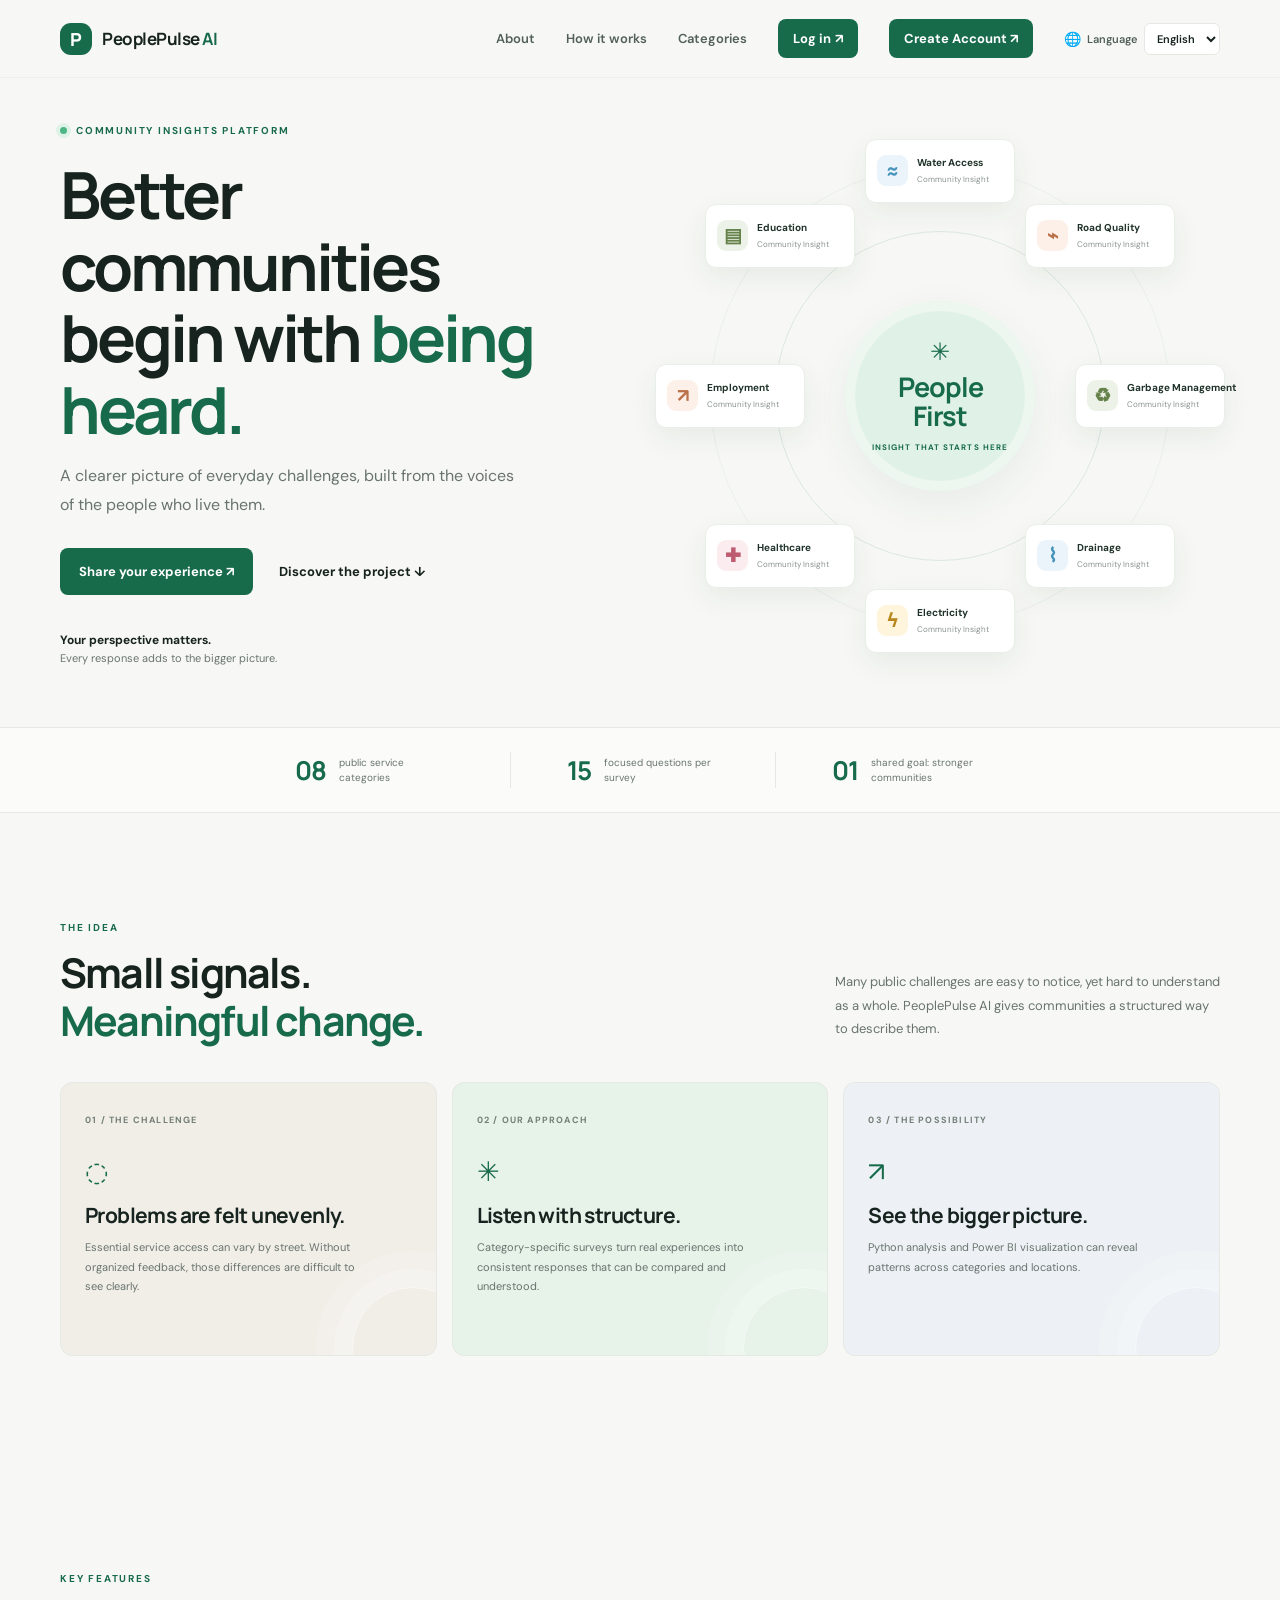
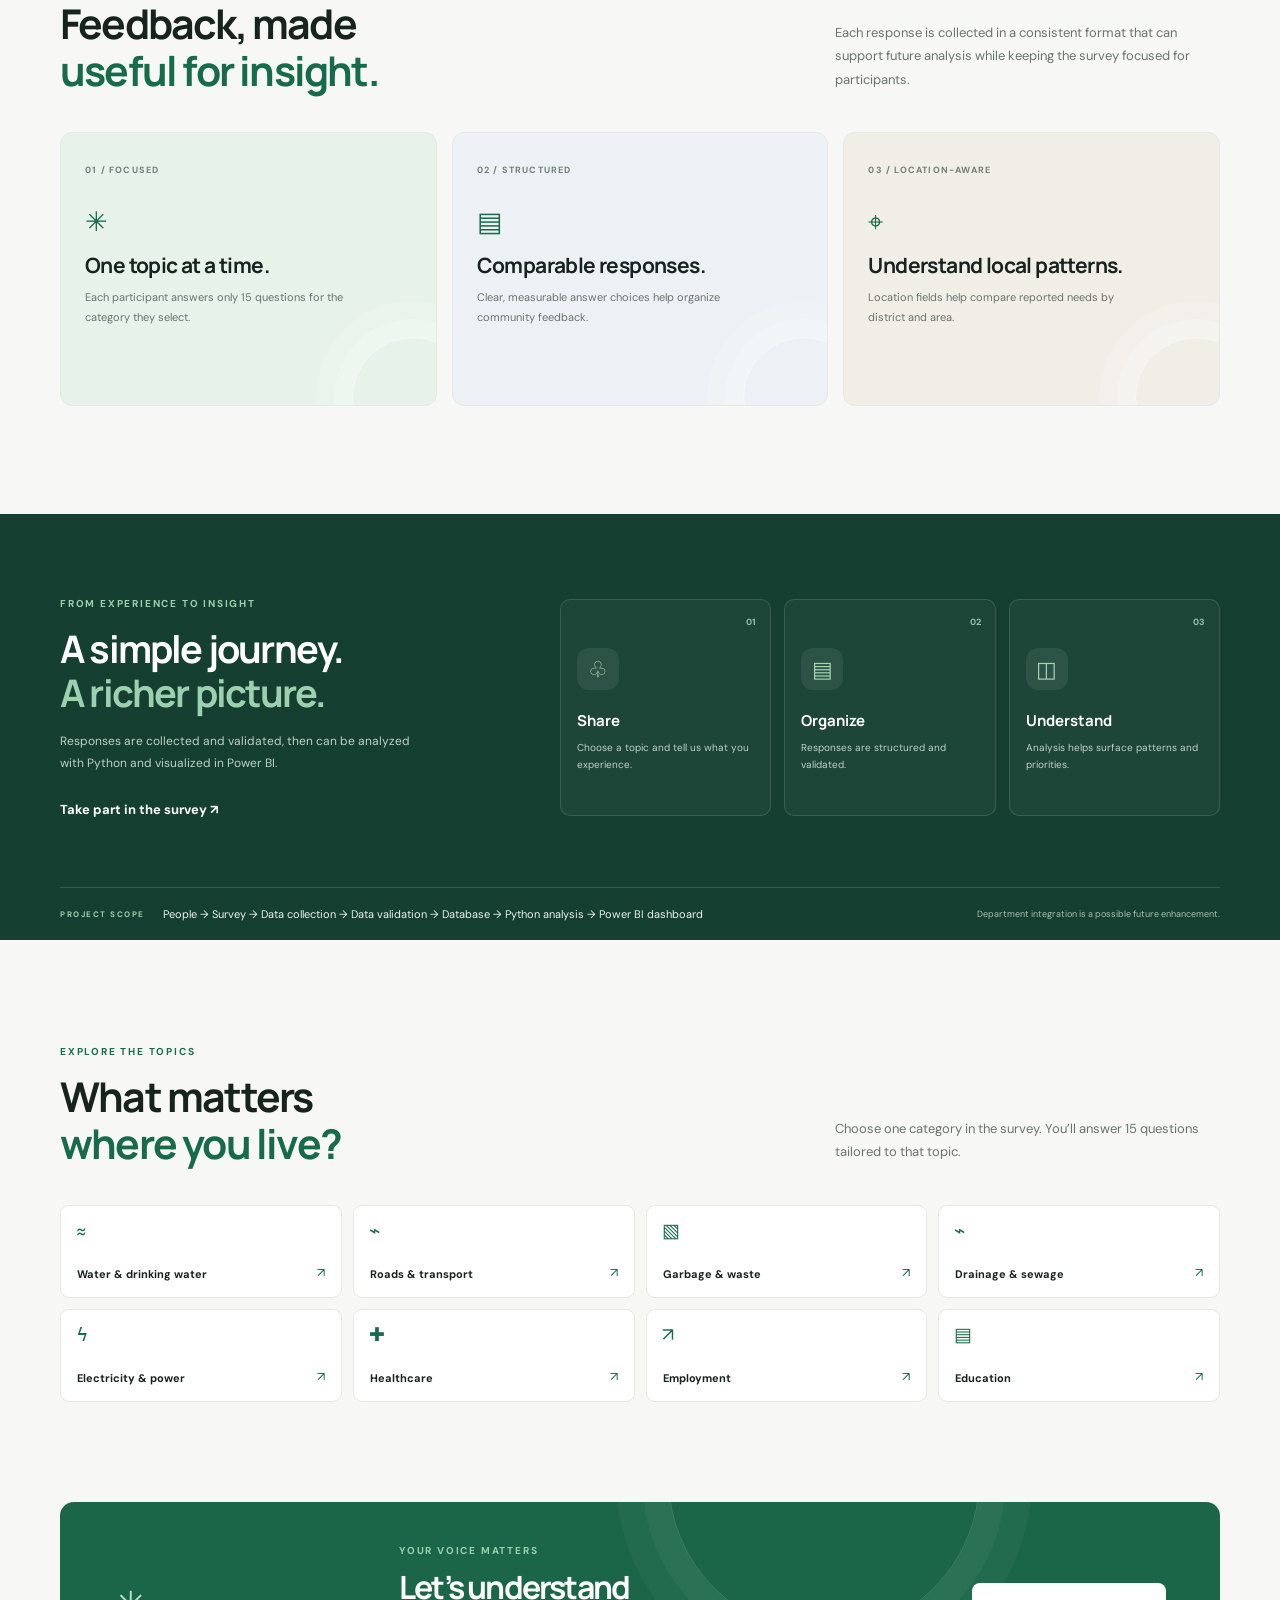
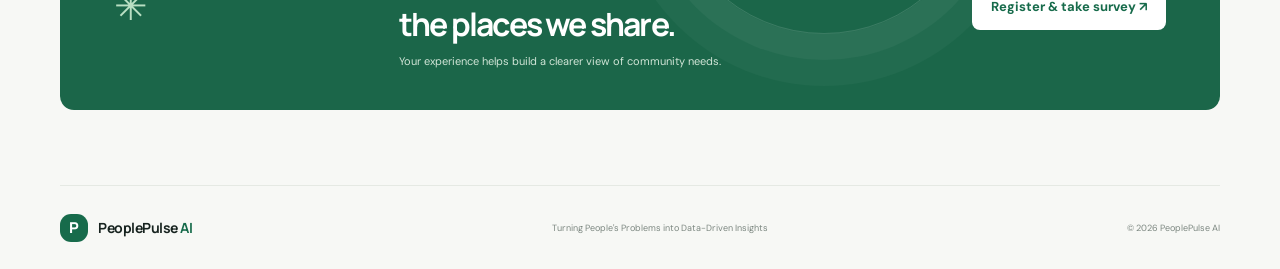
<file: PeoplePulse-AI/index.html>
﻿<!doctype html>
<html lang="en"><head><meta charset="utf-8"><meta name="viewport" content="width=device-width,initial-scale=1"><title>PeoplePulse AI — Community insights, powered by people</title><link rel="stylesheet" href="css/style.css"></head><body>
<header class="site-header"><a class="brand" href="index.html"><span class="brand-mark">P</span><span>PeoplePulse <b>AI</b></span></a><nav><a href="#about">About</a><a href="#process">How it works</a><a href="#categories">Categories</a><a class="button button-small nav-login" href="login.html">Log in <span>↗</span></a><a class="button button-small" href="register.html">Create Account ↗</a></nav><button class="menu-toggle" aria-label="Toggle menu">☰</button></header>
<main><section class="hero wrap"><div class="hero-copy"><div class="eyebrow"><span class="pulse-dot"></span> COMMUNITY INSIGHTS PLATFORM</div><h1>Better communities<br>begin with <em>being heard.</em></h1><p class="lead">A clearer picture of everyday challenges, built from the voices of the people who live them.</p><div class="hero-actions"><a class="button" href="register.html">Share your experience ↗</a><a class="text-link" href="#about">Discover the project ↓</a></div><div class="trust-note"><span><strong>Your perspective matters.</strong><br>Every response adds to the bigger picture.</span></div></div><div class="hero-art" aria-label="People First community categories"><div class="art-orbit orbit-one"></div><div class="art-orbit orbit-two"></div><div class="art-center"><span aria-hidden="true">✳</span><strong>People<br>First</strong><small>INSIGHT THAT STARTS HERE</small></div><div class="orbit-categories">
<div class="orbit-card orbit-water"><span class="orbit-icon icon-water" aria-hidden="true">≈</span><div><b>Water Access</b><small>Community Insight</small></div></div>
<div class="orbit-card orbit-road"><span class="orbit-icon icon-road" aria-hidden="true">⌁</span><div><b>Road Quality</b><small>Community Insight</small></div></div>
<div class="orbit-card orbit-garbage"><span class="orbit-icon icon-garbage" aria-hidden="true">♻</span><div><b>Garbage Management</b><small>Community Insight</small></div></div>
<div class="orbit-card orbit-drainage"><span class="orbit-icon icon-drainage" aria-hidden="true">⌇</span><div><b>Drainage</b><small>Community Insight</small></div></div>
<div class="orbit-card orbit-electricity"><span class="orbit-icon icon-electricity" aria-hidden="true">ϟ</span><div><b>Electricity</b><small>Community Insight</small></div></div>
<div class="orbit-card orbit-health"><span class="orbit-icon icon-health" aria-hidden="true">✚</span><div><b>Healthcare</b><small>Community Insight</small></div></div>
<div class="orbit-card orbit-employment"><span class="orbit-icon icon-employment" aria-hidden="true">↗</span><div><b>Employment</b><small>Community Insight</small></div></div>
<div class="orbit-card orbit-education"><span class="orbit-icon icon-education" aria-hidden="true">▤</span><div><b>Education</b><small>Community Insight</small></div></div>
</div></div></section>
<div class="stats-strip"><div><b>08</b><span>public service categories</span></div><div><b>15</b><span>focused questions per survey</span></div><div><b>01</b><span>shared goal: stronger communities</span></div></div>
<section class="section wrap" id="about"><div class="section-heading"><div><div class="eyebrow">THE IDEA</div><h2>Small signals.<br><em>Meaningful change.</em></h2></div><p>Many public challenges are easy to notice, yet hard to understand as a whole. PeoplePulse AI gives communities a structured way to describe them.</p></div><div class="idea-grid"><article class="idea-card problem"><span class="card-index">01 / THE CHALLENGE</span><div class="idea-symbol">◌</div><h3>Problems are felt unevenly.</h3><p>Essential service access can vary by street. Without organized feedback, those differences are difficult to see clearly.</p></article><article class="idea-card solution"><span class="card-index">02 / OUR APPROACH</span><div class="idea-symbol">✳</div><h3>Listen with structure.</h3><p>Category-specific surveys turn real experiences into consistent responses that can be compared and understood.</p></article><article class="idea-card outcome"><span class="card-index">03 / THE POSSIBILITY</span><div class="idea-symbol">↗</div><h3>See the bigger picture.</h3><p>Python analysis and Power BI visualization can reveal patterns across categories and locations.</p></article></div></section>
<section class="section wrap" id="features"><div class="section-heading"><div><div class="eyebrow">KEY FEATURES</div><h2>Feedback, made<br><em>useful for insight.</em></h2></div><p>Each response is collected in a consistent format that can support future analysis while keeping the survey focused for participants.</p></div><div class="idea-grid"><article class="idea-card solution"><span class="card-index">01 / FOCUSED</span><div class="idea-symbol">✳</div><h3>One topic at a time.</h3><p>Each participant answers only 15 questions for the category they select.</p></article><article class="idea-card outcome"><span class="card-index">02 / STRUCTURED</span><div class="idea-symbol">▤</div><h3>Comparable responses.</h3><p>Clear, measurable answer choices help organize community feedback.</p></article><article class="idea-card problem"><span class="card-index">03 / LOCATION-AWARE</span><div class="idea-symbol">⌖</div><h3>Understand local patterns.</h3><p>Location fields help compare reported needs by district and area.</p></article></div></section><section class="process-band" id="process"><div class="wrap process-content"><div><div class="eyebrow light">FROM EXPERIENCE TO INSIGHT</div><h2>A simple journey.<br><em>A richer picture.</em></h2><p>Responses are collected and validated, then can be analyzed with Python and visualized in Power BI.</p><a class="text-link light-link" href="register.html">Take part in the survey ↗</a></div><div class="steps"><article><b>01</b><span class="step-icon">♧</span><h3>Share</h3><p>Choose a topic and tell us what you experience.</p></article><article><b>02</b><span class="step-icon">▤</span><h3>Organize</h3><p>Responses are structured and validated.</p></article><article><b>03</b><span class="step-icon">◫</span><h3>Understand</h3><p>Analysis helps surface patterns and priorities.</p></article></div></div><div class="scope-note wrap"><span>PROJECT SCOPE</span><p>People → Survey → Data collection → Data validation → Database → Python analysis → Power BI dashboard</p><small>Department integration is a possible future enhancement.</small></div></section>
<section class="section wrap categories" id="categories"><div class="section-heading"><div><div class="eyebrow">EXPLORE THE TOPICS</div><h2>What matters<br><em>where you live?</em></h2></div><p>Choose one category in the survey. You’ll answer 15 questions tailored to that topic.</p></div><div class="category-grid"><a href="category.html?category=water"><span>≈</span><b>Water & drinking water</b><i>↗</i></a><a href="category.html?category=roads"><span>⌁</span><b>Roads & transport</b><i>↗</i></a><a href="category.html?category=waste"><span>▧</span><b>Garbage & waste</b><i>↗</i></a><a href="category.html?category=drainage"><span>⌁</span><b>Drainage & sewage</b><i>↗</i></a><a href="category.html?category=electricity"><span>ϟ</span><b>Electricity & power</b><i>↗</i></a><a href="category.html?category=healthcare"><span>✚</span><b>Healthcare</b><i>↗</i></a><a href="category.html?category=employment"><span>↗</span><b>Employment</b><i>↗</i></a><a href="category.html?category=education"><span>▤</span><b>Education</b><i>↗</i></a></div></section>
<section class="voice-cta wrap">
    <div class="cta-spark">✳</div><div><div class="eyebrow light">YOUR VOICE MATTERS</div><h2>Let’s understand<br>the places we share.</h2><p>Your experience helps build a clearer view of community needs.</p></div><a class="button button-light" href="register.html">Register & take survey ↗</a></section></main><footer class="site-footer wrap"><a class="brand" href="index.html"><span class="brand-mark">P</span><span>PeoplePulse <b>AI</b></span></a><span>Turning People's Problems into Data-Driven Insights</span><div><span>© 2026 PeoplePulse AI</span></div></footer><script src="css/js/main.js"></script><script src="css/js/i18n.js"></script></body></html>
</file>
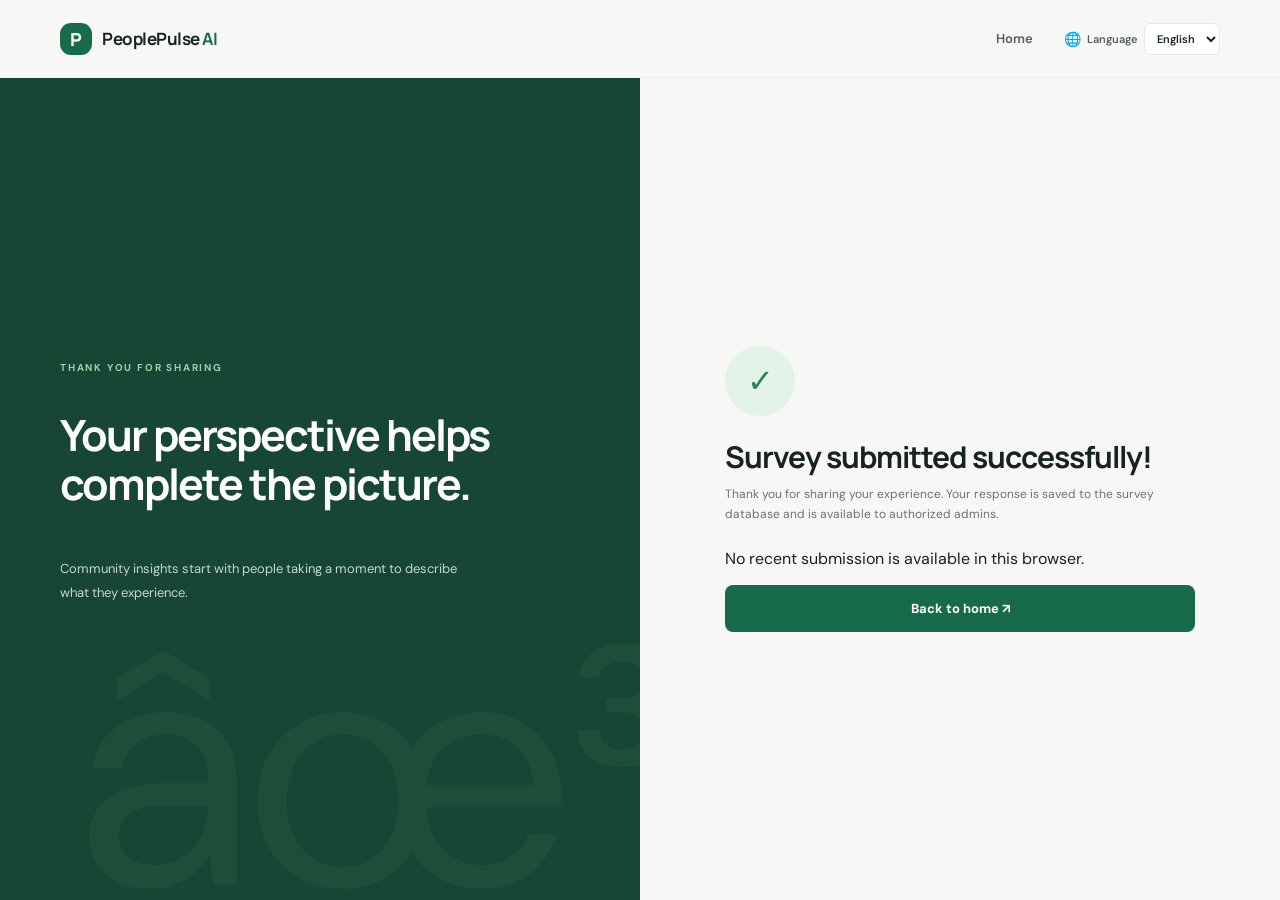
<file: PeoplePulse-AI/success.html>
<!doctype html><html lang="en"><head><meta charset="utf-8"><meta name="viewport" content="width=device-width,initial-scale=1"><title>Thank you — PeoplePulse AI</title><link rel="stylesheet" href="css/style.css"></head><body><header class="site-header"><a class="brand" href="index.html"><span class="brand-mark">P</span><span>PeoplePulse <b>AI</b></span></a><nav><a href="index.html">Home</a></nav><button class="menu-toggle" aria-label="Toggle menu">☰</button></header><main class="auth-shell"><aside class="auth-aside"><div class="eyebrow">THANK YOU FOR SHARING</div><h1>Your perspective helps complete the picture.</h1><p>Community insights start with people taking a moment to describe what they experience.</p></aside><section class="auth-main"><div class="form-card"><div class="success-mark">✓</div><h2>Survey submitted successfully!</h2><p class="muted">Thank you for sharing your experience. Your response is saved to the survey database and is available to authorized admins.</p><div id="successDetails"></div><a class="button wide" href="index.html">Back to home ↗</a></div></section></main><script src="css/js/main.js"></script>
    
    <script src="css/js/i18n.js"></script></body></html>
</file>
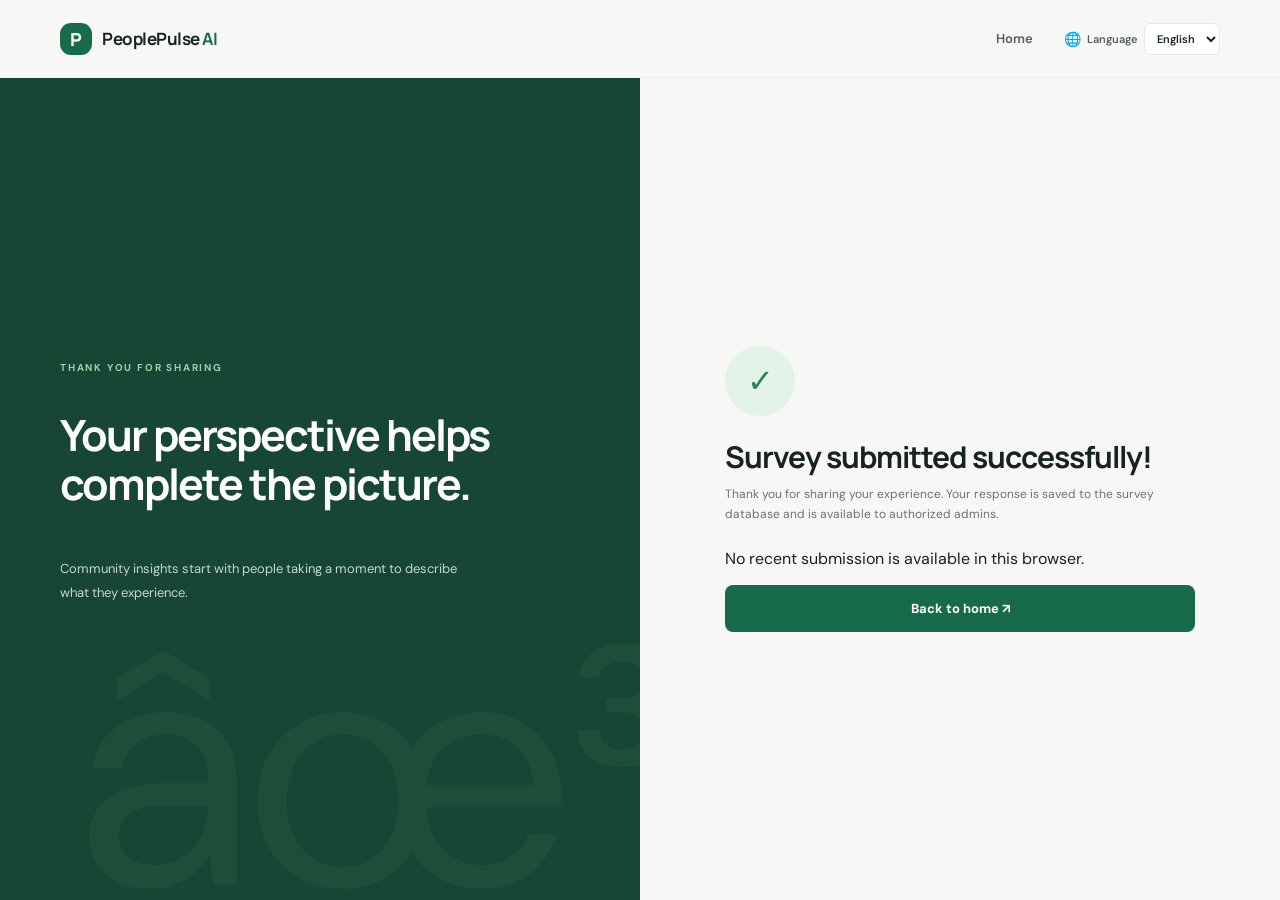
<file: PeoplePulse-AI/sucess.html>
<!doctype html><html lang="en"><head><meta charset="utf-8"><meta http-equiv="refresh" content="0;url=success.html"><title>Survey submitted</title></head><body><p>Opening your confirmation… <a href="success.html">Continue to success page</a>.</p></body></html>
</file>
<file: PeoplePulse-AI/css/style.css>
﻿@import url('https://fonts.googleapis.com/css2?family=DM+Sans:wght@400;500;600;700&family=Manrope:wght@400;500;600;700;800&display=swap');
:root{--ink:#17231f;--muted:#69746f;--green:#176b4b;--mint:#dff2e8;--paper:#f7f8f5;--line:#e5e9e3;--white:#fff;--orange:#eaa579;--shadow:0 20px 60px #183f2c10}*{box-sizing:border-box}html{scroll-behavior:smooth}body{margin:0;background:var(--paper);color:var(--ink);font-family:'DM Sans',sans-serif}a{color:inherit;text-decoration:none}button,input,select,textarea{font:inherit}.wrap{width:min(1160px,calc(100% - 48px));margin:auto}.site-header{height:78px;display:flex;align-items:center;justify-content:space-between;padding:0 max(24px,calc((100vw - 1160px)/2));background:#f7f8f5ed;position:sticky;top:0;z-index:20;border-bottom:1px solid #e5e9e380;backdrop-filter:blur(14px)}.brand{display:flex;align-items:center;gap:10px;font:700 17px Manrope,sans-serif;letter-spacing:-.5px}.brand b{color:var(--green)}.brand-mark{background:var(--green);color:white;width:32px;height:32px;border-radius:11px;display:grid;place-items:center;font:800 18px Manrope}.site-header nav{display:flex;align-items:center;gap:31px;font-size:13px;font-weight:600;color:#53605a}.site-header nav>a:hover,.site-footer a:hover{color:var(--green)}.button{display:inline-flex;align-items:center;justify-content:center;gap:22px;padding:15px 19px;border-radius:8px;background:var(--green);color:white;font-size:13px;font-weight:700;transition:.2s}.button:hover{background:#10583d;transform:translateY(-2px)}.button span{font-size:17px}.button-small{padding:11px 15px;gap:12px}.nav-login{margin-left:8px}.menu-toggle{display:none;border:0;background:none;font-size:22px}.hero{min-height:570px;display:grid;grid-template-columns:1fr 1fr;align-items:center;gap:40px;padding:46px 0 60px}.eyebrow{font-size:10px;letter-spacing:1.8px;font-weight:700;color:var(--green);display:flex;align-items:center;gap:9px}.pulse-dot{width:7px;height:7px;border-radius:50%;background:#4eb585;box-shadow:0 0 0 4px #dff2e8}.hero h1{font:700 clamp(42px,5.1vw,65px)/1.1 Manrope,sans-serif;letter-spacing:-3px;margin:22px 0 17px}.hero h1 em,h2 em{color:var(--green);font-style:normal}.lead{max-width:470px;font-size:16px;line-height:1.8;color:var(--muted)}.hero-actions{display:flex;align-items:center;gap:26px;margin:28px 0 36px}.text-link{font-size:13px;font-weight:700;color:var(--ink)}.text-link span{margin-left:8px;color:var(--green)}.trust-note{display:flex;gap:13px;align-items:center;color:var(--muted);font-size:11px;line-height:1.6}.trust-note strong{color:var(--ink);font-size:12px}.avatar-stack{display:flex;padding-left:3px}.avatar-stack i{font-style:normal;background:#f2d3bd;border:2px solid var(--paper);width:30px;height:30px;display:grid;place-items:center;border-radius:50%;margin-left:-4px}.hero-art{height:420px;position:relative;display:grid;place-items:center}.art-orbit{position:absolute;border:1px solid #dce8df;border-radius:50%}.orbit-one{width:340px;height:340px}.orbit-two{width:450px;height:450px;border-style:dashed;opacity:.8}.art-center{width:236px;height:236px;border-radius:50%;background:#e0f1e7;display:flex;align-items:center;justify-content:center;flex-direction:column;position:relative;z-index:1;box-shadow:inset 0 0 0 13px #edf7f0;color:var(--green)}.art-center>span{font-size:28px}.art-center strong{font:700 29px/1.1 Manrope;letter-spacing:-1px;text-align:center;margin:7px}.art-center small{font-size:8px;letter-spacing:1.2px;font-weight:700;margin-top:9px}.float-card{position:absolute;z-index:3;background:white;border:1px solid #edf0ec;border-radius:12px;padding:12px;display:flex;align-items:center;gap:10px;box-shadow:var(--shadow);min-width:190px}.float-card b,.float-card small{display:block}.float-card b{font-size:11px}.float-card small{font-size:9px;color:#89938d;margin-top:4px}.card-water{top:64px;left:4px}.card-roads{bottom:58px;right:-4px}.mini-icon{height:34px;width:34px;display:grid;place-items:center;border-radius:10px;font-size:20px}.blue{background:#eaf4fa;color:#4392ba}.orange{background:#fcf0e9;color:#cd7b4d}.trend{color:var(--green);margin-left:auto}.art-caption{position:absolute;bottom:2px;left:50%;transform:translateX(-50%);font-size:10px;color:#7c8982;white-space:nowrap}.art-caption span{color:var(--green);margin-left:8px}.stats-strip{border-block:1px solid var(--line);display:flex;justify-content:center;gap:0;padding:24px 0;background:#fbfcfa}.stats-strip div{padding:0 56px;border-right:1px solid var(--line);display:flex;align-items:center;gap:13px}.stats-strip div:last-child{border:0}.stats-strip b{font:700 26px Manrope;color:var(--green);letter-spacing:-1px}.stats-strip span{max-width:115px;font-size:10px;line-height:1.5;color:var(--muted)}.section{padding-top:108px;padding-bottom:108px}.section-heading{display:flex;align-items:flex-end;justify-content:space-between;margin-bottom:38px}.section-heading h2,.process-content h2,.voice-cta h2{font:700 41px/1.15 Manrope;letter-spacing:-1.8px;margin:15px 0 0}.section-heading>p{max-width:385px;color:var(--muted);font-size:13px;line-height:1.8;margin:0 0 3px}.idea-grid{display:grid;grid-template-columns:repeat(3,1fr);gap:15px}.idea-card{min-height:274px;padding:24px;border-radius:12px;position:relative;overflow:hidden;background:white;border:1px solid var(--line)}.idea-card:after{position:absolute;content:'';height:120px;width:120px;border:1px solid #ffffff80;border-radius:50%;right:-38px;bottom:-54px;box-shadow:0 0 0 18px #ffffff30,0 0 0 36px #ffffff20}.problem{background:#f1eee8}.solution{background:#e7f2e9}.outcome{background:#edf1f5}.card-index{font-size:9px;letter-spacing:1.2px;font-weight:700;color:#727e76}.idea-symbol{margin:26px 0 14px;font-size:27px;color:var(--green)}.idea-card h3{font:700 21px/1.2 Manrope;letter-spacing:-.6px;margin:0 0 10px}.idea-card p{font-size:11px;line-height:1.8;color:#68736d;max-width:280px;margin:0}.process-band{background:#143f31;color:white;padding:83px 0 0}.process-content{display:grid;grid-template-columns:.8fr 1.2fr;gap:60px;align-items:center}.eyebrow.light{color:#9dd0ae}.process-content h2{margin:17px 0;font-size:38px}.process-content h2 em{color:#9dd0ae}.process-content>div:first-child>p{font-size:12px;line-height:1.8;color:#c0d0c8;max-width:350px;margin-bottom:23px}.light-link{color:white}.light-link span{color:#a6d5b5}.steps{display:grid;grid-template-columns:repeat(3,1fr);gap:13px}.steps article{min-height:217px;background:#ffffff0a;border:1px solid #ffffff20;border-radius:10px;padding:20px 16px;position:relative}.steps article>b{position:absolute;right:14px;top:16px;font-size:9px;color:#94c5a5}.step-icon{display:grid;place-items:center;width:42px;height:42px;background:#ffffff12;border-radius:12px;color:#a4d4b2;font-size:22px;margin:28px 0 20px}.steps h3{font:700 15px Manrope;margin:0 0 8px}.steps p{font-size:10px;line-height:1.7;color:#c0d0c8;margin:0}.scope-note{margin-top:68px;border-top:1px solid #ffffff25;padding:19px 0;display:flex;align-items:center;gap:18px;flex-wrap:wrap}.scope-note span{font-size:8px;letter-spacing:1.5px;color:#9dd0ae;font-weight:700}.scope-note p{margin:0;font-size:11px;color:#ecf3ee}.scope-note small{font-size:9px;color:#aebfb5;margin-left:auto}.categories{padding-top:105px;padding-bottom:100px}.category-grid{display:grid;grid-template-columns:repeat(4,1fr);gap:11px}.category-grid a{height:93px;background:#fff;border:1px solid var(--line);border-radius:9px;padding:16px;display:flex;align-items:flex-end;position:relative;transition:.2s}.category-grid a:hover{border-color:#9fc7ab;transform:translateY(-3px);box-shadow:var(--shadow)}.category-grid a>span{position:absolute;top:12px;left:15px;color:var(--green);font-size:19px}.category-grid b{font-size:11px}.category-grid i{margin-left:auto;font-style:normal;color:var(--green);font-size:13px}.voice-cta{background:#1b6649;color:#fff;border-radius:14px;padding:42px 54px;display:flex;align-items:center;justify-content:space-between;position:relative;overflow:hidden;margin-bottom:75px}.voice-cta:after{content:'';position:absolute;width:310px;height:310px;border:1px solid #ffffff24;border-radius:50%;right:240px;top:-180px;box-shadow:0 0 0 26px #ffffff0a,0 0 0 52px #ffffff08}.cta-spark{font-size:40px;color:#b9dfc3}.voice-cta h2{font-size:32px;margin:12px 0}.voice-cta p{margin:0;color:#d1e5d7;font-size:11px}.button-light{background:#fff;color:var(--green);z-index:1}.button-light:hover{background:#f1f8f3}.site-footer{min-height:84px;border-top:1px solid var(--line);display:flex;align-items:center;justify-content:space-between;gap:16px;font-size:9px;color:#7c8780}.site-footer>div{display:flex;gap:18px;align-items:center}.site-footer .brand{font-size:14px;color:var(--ink)}.site-footer .brand-mark{width:28px;height:28px;font-size:15px}.auth-shell{min-height:calc(100vh - 78px);display:grid;grid-template-columns:1fr 1fr}.auth-aside{background:#174734;color:#fff;padding:70px max(35px,calc((100vw - 1160px)/2));display:flex;flex-direction:column;justify-content:center;position:relative;overflow:hidden}.auth-aside:after{content:'âœ³';position:absolute;font-size:340px;color:#ffffff08;right:-40px;bottom:-90px}.auth-aside h1{font:700 43px/1.15 Manrope;letter-spacing:-2px;max-width:430px;position:relative;z-index:1}.auth-aside p{color:#c5d7cc;font-size:13px;line-height:1.8;max-width:400px}.auth-aside .eyebrow{color:#9dd0ae}.auth-main{padding:50px 35px;display:grid;place-items:center}.form-card{width:min(470px,100%)}.form-card h2{font:700 30px Manrope;letter-spacing:-1px;margin:0 0 7px}.form-card>.muted{font-size:12px;color:var(--muted);margin:0 0 24px;line-height:1.7}.field-grid{display:grid;grid-template-columns:1fr 1fr;gap:0 14px}.field{margin-bottom:14px}.field label{display:block;font-weight:700;font-size:10px;margin-bottom:7px;color:#39443e}.field input,.field select,.field textarea,.filter-control,.search-input{width:100%;border:1px solid #dfe5df;border-radius:7px;background:#fff;outline:0;padding:12px 12px;font-size:12px;color:var(--ink)}.field input:focus,.field select:focus,.field textarea:focus{border-color:#60a17e;box-shadow:0 0 0 3px #e1f2e8}.field textarea{min-height:110px;resize:vertical}.field .hint{font-size:9px;color:var(--muted);margin-top:6px}.full{grid-column:1/-1}.wide{width:100%;border:0;cursor:pointer}.form-footer{text-align:center;font-size:11px;color:var(--muted);margin-top:16px}.form-footer a{color:var(--green);font-weight:700}.notice{padding:10px 12px;border-radius:7px;font-size:11px;background:#edf6ee;color:#225b3c;margin:12px 0}.notice.error{background:#fff0ed;color:#9c3e2c}.admin-layout{min-height:100vh;display:grid;grid-template-columns:220px 1fr;background:#f7f9f7}.sidebar{background:#153f30;color:#fff;padding:24px 15px}.sidebar .brand{color:white;margin:0 8px 38px}.sidebar-label{font-size:8px;letter-spacing:1.4px;color:#a5bdb0;padding:0 11px}.side-link{display:flex;gap:11px;align-items:center;color:#d3e1d8;padding:12px 11px;border-radius:7px;font-size:11px;margin:5px 0}.side-link.active,.side-link:hover{background:#ffffff15;color:#fff}.side-bottom{margin-top:55px}.dashboard-main{padding:28px 34px;min-width:0}.dash-top{display:flex;align-items:center;justify-content:space-between;margin-bottom:28px}.dash-top h1{font:700 25px Manrope;letter-spacing:-1px;margin:0}.dash-top p{font-size:10px;color:var(--muted);margin:6px 0 0}.admin-chip{font-size:10px;background:white;border:1px solid var(--line);padding:9px 12px;border-radius:30px}.metric-grid{display:grid;grid-template-columns:repeat(4,minmax(0,1fr));gap:13px;margin-bottom:17px}.metric-card,.panel{background:#fff;border:1px solid var(--line);border-radius:9px;padding:17px}.metric-card span{font-size:10px;color:var(--muted)}.metric-card strong{display:block;font:700 28px Manrope;margin:12px 0 3px}.metric-card small{font-size:9px;color:var(--green)}.dash-grid{display:grid;grid-template-columns:1fr 1fr;gap:14px;margin-bottom:14px}.panel h3{font:700 13px Manrope;margin:0}.panel-head{display:flex;align-items:center;justify-content:space-between;margin-bottom:20px}.panel-head small{font-size:9px;color:var(--muted)}.bar-row{display:grid;grid-template-columns:130px 1fr 25px;align-items:center;gap:10px;margin:13px 0;font-size:9px;color:#56625b}.bar-track{height:7px;background:#edf1ed;border-radius:10px;overflow:hidden}.bar-fill{height:100%;background:#5a9b71;border-radius:10px}.area-row{display:flex;align-items:center;gap:8px;margin:13px 0;font-size:9px}.area-row span:first-child{width:72px;color:#56625b}.area-track{height:7px;background:#edf1ed;flex:1;border-radius:10px;overflow:hidden}.area-track i{display:block;height:100%;background:#98c5a3;border-radius:10px}.area-row b{font-size:9px}.filters{display:flex;gap:8px;margin-bottom:13px}.filter-control{width:auto;padding:9px 10px;font-size:10px}.search-input{max-width:210px;padding:9px 10px;font-size:10px;margin-left:auto}.table-wrap{overflow:auto}.data-table{border-collapse:collapse;width:100%;min-width:760px;text-align:left}.data-table th{font-size:9px;color:#7b8780;background:#f8faf8;padding:11px 10px;font-weight:600}.data-table td{font-size:10px;padding:12px 10px;border-top:1px solid #edf0ed}.table-action{border:0;background:#eaf4ed;color:var(--green);padding:6px 9px;border-radius:5px;font-size:9px;cursor:pointer}.empty{text-align:center;color:#89948d;font-size:11px;padding:24px}.modal-backdrop{position:fixed;inset:0;background:#13271db0;display:grid;place-items:center;padding:18px;z-index:50}.modal{background:white;border-radius:12px;max-width:620px;width:100%;max-height:85vh;overflow:auto;padding:23px}.modal h2{font:700 20px Manrope;margin:0 0 15px}.modal-close{float:right;border:0;background:#eef3ef;border-radius:50%;height:28px;width:28px;cursor:pointer}.modal-body{font-size:11px;line-height:1.8;color:#4e5c53}.review-group{border:1px solid var(--line);border-radius:8px;padding:15px;margin:12px 0}.review-group h3{font:700 12px Manrope;margin:0 0 10px}.review-row{display:grid;grid-template-columns:1fr 1fr;gap:8px;border-bottom:1px solid #eff2ef;padding:6px 0;font-size:10px}.review-row:last-child{border:0}.review-row span{color:var(--muted)}.progress{display:flex;gap:5px;margin:0 0 22px}.progress span{height:4px;border-radius:9px;background:#e5ebe6;flex:1}.progress span.done{background:#438762}.survey-step{display:none}.survey-step.active{display:block}.category-options{display:grid;grid-template-columns:repeat(2,1fr);gap:9px}.category-option{background:#fff;border:1px solid var(--line);border-radius:8px;padding:13px;text-align:left;cursor:pointer;color:var(--ink);font-size:11px;font-weight:600}.category-option span{display:block;color:var(--green);font-size:19px;margin-bottom:8px}.category-option.selected{border-color:var(--green);background:#edf7ef;box-shadow:0 0 0 2px #d9eddf}.question-card{border:1px solid var(--line);padding:13px;border-radius:8px;margin:10px 0;background:#fff}.question-card legend{font-weight:600;font-size:11px;padding:0 5px}.question-options{display:flex;flex-wrap:wrap;gap:6px;margin-top:9px}.question-options label{font-size:9px;color:#48554d;background:#f4f7f4;border-radius:30px;padding:7px 9px;cursor:pointer}.question-options input{accent-color:var(--green);vertical-align:middle}.survey-actions{display:flex;justify-content:space-between;gap:10px;margin-top:20px}.survey-actions button{cursor:pointer}.button-secondary{background:#fff;color:var(--ink);border:1px solid var(--line)}.button-secondary:hover{background:#f2f5f2}.success-mark{width:70px;height:70px;display:grid;place-items:center;border-radius:50%;background:#e3f3e7;color:#2e8151;font-size:32px;margin-bottom:20px}.submission-code{padding:13px;border:1px dashed #82b394;background:#f3faf4;border-radius:8px;font:700 18px Manrope;color:var(--green);margin:14px 0}.file-name{font-size:9px;color:var(--muted);margin-top:6px}.hidden{display:none!important}
@media(max-width:800px){.metric-grid{grid-template-columns:repeat(2,minmax(0,1fr))}.site-header nav{gap:15px}.hero{gap:10px;min-height:520px}.hero-art{transform:scale(.86)}.stats-strip div{padding:0 22px}.process-content{gap:25px}.steps{gap:7px}.steps article{padding:15px 11px}.scope-note small{margin-left:0}.site-footer{flex-wrap:wrap;padding:16px 0}.auth-shell{grid-template-columns:.8fr 1.2fr}.auth-aside{padding:45px 25px}.dashboard-main{padding:24px 18px}.admin-layout{grid-template-columns:180px 1fr}}
.toolbar{display:flex;align-items:center;gap:7px;flex-wrap:wrap}.toolbar small{margin-right:5px}.danger-action,.danger-button{background:#fff0ed;color:#9c3e2c}.danger-action:hover,.danger-button:hover{background:#fbe0da;color:#822e20}.danger-button{border:0;cursor:pointer;padding:11px 14px;border-radius:7px;font-size:11px;font-weight:700}.response-photo{display:block;max-width:100%;max-height:360px;object-fit:contain;border-radius:8px;margin:10px 0;border:1px solid var(--line)}
.language-picker{display:inline-flex;align-items:center;gap:6px;font-size:11px;font-weight:600;color:#53605a;white-space:nowrap}.language-picker select{border:1px solid var(--line);background:#fff;border-radius:6px;padding:7px 8px;color:var(--ink);font:inherit;cursor:pointer;max-width:106px}.sidebar .language-picker{margin:0 8px 18px;color:#e2ede5;flex-wrap:wrap}.sidebar .language-picker select{background:#ffffff12;border-color:#ffffff30;color:#fff}.sidebar .language-picker option{color:#17231f}.language-emoji{font-size:14px}
.survey-progress{margin-bottom:23px}.progress-meta{display:flex;justify-content:space-between;align-items:center;font-size:10px;color:#53605a;margin-bottom:8px}.progress-meta strong{font-size:11px;color:var(--ink)}.progress-bar{height:6px;border-radius:8px;background:#e7eee8;overflow:hidden}.progress-bar span{display:block;width:25%;height:100%;border-radius:inherit;background:linear-gradient(90deg,#398260,#68ad7c);transition:width .45s ease}.category-option.category-card{min-height:132px;display:flex;flex-direction:column;align-items:flex-start;justify-content:flex-start}.category-option .category-icon{display:block;margin:0 0 8px;font-size:20px;color:var(--green)}.category-option .category-name{font-size:11px;color:var(--ink);line-height:1.4}.category-option small{display:block;color:var(--muted);font-size:9px;font-weight:400;line-height:1.5;margin-top:7px}.photo-preview{margin-top:12px;border:1px solid var(--line);border-radius:9px;padding:10px;background:#fff}.photo-preview img{display:block;max-width:100%;max-height:240px;object-fit:contain;border-radius:6px;margin:0 auto 10px}.photo-preview-actions{display:flex;gap:8px;align-items:center;justify-content:flex-end;flex-wrap:wrap}
.category-totals-panel,.future-insights{margin:14px 0}.category-totals{display:grid;grid-template-columns:repeat(4,minmax(0,1fr));gap:9px}.category-total{background:#f7faf7;border:1px solid var(--line);border-radius:7px;padding:12px}.category-total span{display:block;font-size:9px;color:var(--muted);line-height:1.5}.category-total strong{display:block;margin-top:7px;font:700 19px Manrope;color:var(--green)}.future-insights{padding:19px}.future-insights h3{font:700 15px Manrope;margin:10px 0 7px}.future-insights p{max-width:820px;color:var(--muted);font-size:11px;line-height:1.75;margin:0}.future-insights .eyebrow{color:#748c7c}
@media(max-width:600px){.category-totals{grid-template-columns:repeat(2,minmax(0,1fr))}.photo-preview img{max-height:190px}}
@media(max-width:600px){.wrap{width:calc(100% - 34px)}.site-header{height:66px;padding:0 17px}.site-header nav{display:none;position:absolute;top:66px;left:0;right:0;padding:18px;background:#fff;border-bottom:1px solid var(--line);flex-direction:column;align-items:stretch}.site-header nav.open{display:flex}.menu-toggle{display:block}.hero{grid-template-columns:1fr;padding-top:44px;gap:0}.hero h1{font-size:47px}.hero-art{height:350px;transform:scale(.77);transform-origin:top center;margin-bottom:-64px}.hero-copy{padding-bottom:10px}.stats-strip{justify-content:flex-start;overflow:auto;padding:19px 17px}.stats-strip div{min-width:185px;padding:0 20px}.section{padding:75px 0}.section-heading{display:block}.section-heading h2,.process-content h2{font-size:35px}.section-heading>p{margin-top:18px}.idea-grid{grid-template-columns:1fr}.idea-card{min-height:230px}.process-band{padding-top:65px}.process-content{grid-template-columns:1fr}.steps{grid-template-columns:1fr 1fr 1fr}.steps article{min-height:185px;padding:12px 9px}.step-icon{margin:25px 0 16px}.scope-note{margin-top:43px}.categories{padding:70px 0}.category-grid{grid-template-columns:1fr 1fr}.voice-cta{width:calc(100% - 34px);padding:27px 21px;display:grid;grid-template-columns:40px 1fr;gap:10px;margin-bottom:45px}.voice-cta .button{grid-column:2;justify-self:start}.voice-cta h2{font-size:27px}.site-footer{gap:12px}.site-footer>div{width:100%;justify-content:space-between}.auth-shell{grid-template-columns:1fr}.auth-aside{padding:34px 22px;min-height:220px}.auth-aside h1{font-size:31px;margin:13px 0 4px}.auth-aside p{font-size:11px;margin:4px 0}.auth-main{padding:35px 20px}.field-grid{grid-template-columns:1fr}.full{grid-column:auto}.admin-layout{grid-template-columns:1fr}.sidebar{padding:13px;display:flex;align-items:center;gap:9px;overflow:auto}.sidebar .brand{margin:0 10px 0 0;white-space:nowrap}.sidebar-label,.side-bottom{display:none}.side-link{white-space:nowrap;margin:0;padding:9px}.dashboard-main{padding:22px 13px}.metric-grid{gap:7px}.metric-card{padding:12px 9px}.metric-card strong{font-size:22px}.metric-card span{font-size:9px}.dash-grid{grid-template-columns:1fr}.filters{flex-wrap:wrap}.search-input{max-width:100%;flex:1}.dash-top h1{font-size:22px}.review-row{grid-template-columns:1fr}.steps p{font-size:9px}}

.site-header nav>a.nav-login{margin-left:0}.site-header nav>a.button:hover{color:#fff}
.site-header nav>a.nav-login{gap:4px}.site-header nav>a.nav-login span{font-size:13px}

.login-mode-switch{display:grid;grid-template-columns:1fr 1fr;gap:6px;padding:4px;margin-bottom:24px;border:1px solid var(--line);border-radius:9px;background:#f6f8f6}.login-mode{border:0;border-radius:6px;background:transparent;color:var(--muted);padding:10px 12px;font:600 11px Manrope, sans-serif;cursor:pointer}.login-mode.active{background:#fff;color:var(--green);box-shadow:0 1px 5px #173f301a}.login-mode-panel[hidden]{display:none}.login-card{align-self:center}

/* People First category orbit in the homepage hero */
.hero-art{height:520px;width:100%;min-width:0;display:block;overflow:visible}
.hero-art .orbit-one{width:330px;height:330px;left:50%;top:50%;transform:translate(-50%,-50%)}
.hero-art .orbit-two{width:460px;height:460px;left:50%;top:50%;transform:translate(-50%,-50%);border-style:solid;opacity:.52}
.hero-art .art-center{position:absolute;left:50%;top:50%;transform:translate(-50%,-50%);width:190px;height:190px;box-shadow:inset 0 0 0 10px #edf7f0,0 14px 40px #17473412}
.hero-art .art-center>span{font-size:24px;line-height:1}
.hero-art .art-center strong{font-size:27px;color:#176b4b;margin:8px 0 2px}
.hero-art .art-center small{font-size:8px;letter-spacing:1.1px}
.orbit-categories{position:absolute;inset:0}
.orbit-card{position:absolute;left:calc(50% + var(--orbit-x));top:calc(50% + var(--orbit-y));transform:translate(-50%,-50%);width:150px;min-height:64px;padding:10px 11px;display:flex;align-items:center;gap:9px;background:#fff;border:1px solid #e8eee8;border-radius:11px;box-shadow:0 10px 28px #183f2c12;animation:category-drift 5s ease-in-out infinite}
.orbit-card b,.orbit-card small{display:block;white-space:nowrap}
.orbit-card b{font-size:10px;line-height:1.25;color:#20332a}
.orbit-card small{font-size:8px;color:#89938d;margin-top:4px}
.orbit-icon{width:31px;height:31px;flex:0 0 31px;display:grid;place-items:center;border-radius:9px;font-size:19px;font-weight:700;color:#176b4b;background:#e8f4eb}
.icon-road,.icon-employment{background:#fcf0e9;color:#ba7049}.icon-garbage,.icon-education{background:#edf2e8;color:#66824b}.icon-drainage,.icon-water{background:#eaf4fa;color:#4392ba}.icon-electricity{background:#fff5dd;color:#b8871c}.icon-health{background:#fbecef;color:#bd5c71}
.orbit-water{--orbit-x:0px;--orbit-y:-225px;animation-delay:-.2s}.orbit-road{--orbit-x:160px;--orbit-y:-160px;animation-delay:-.8s}.orbit-garbage{--orbit-x:210px;--orbit-y:0px;animation-delay:-1.4s}.orbit-drainage{--orbit-x:160px;--orbit-y:160px;animation-delay:-2s}.orbit-electricity{--orbit-x:0px;--orbit-y:225px;animation-delay:-2.6s}.orbit-health{--orbit-x:-160px;--orbit-y:160px;animation-delay:-3.2s}.orbit-employment{--orbit-x:-210px;--orbit-y:0px;animation-delay:-3.8s}.orbit-education{--orbit-x:-160px;--orbit-y:-160px;animation-delay:-4.4s}
@keyframes category-drift{0%,100%{translate:0 0}50%{translate:0 -4px}}
@media(max-width:900px) and (min-width:601px){.hero{grid-template-columns:1fr;gap:8px}.hero-art{height:460px;max-width:560px;justify-self:center;transform:none}.hero-art .orbit-two{width:390px;height:390px}.hero-art .orbit-one{width:280px;height:280px}.hero-art .art-center{width:160px;height:160px}.hero-art .art-center strong{font-size:23px}.orbit-card{width:128px;min-height:58px;padding:8px;gap:7px}.orbit-card b{font-size:9px}.orbit-card small{font-size:7px}.orbit-icon{width:27px;height:27px;flex-basis:27px;font-size:17px}.orbit-water{--orbit-y:-190px}.orbit-road{--orbit-x:132px;--orbit-y:-132px}.orbit-garbage{--orbit-x:170px}.orbit-drainage{--orbit-x:132px;--orbit-y:132px}.orbit-electricity{--orbit-y:190px}.orbit-health{--orbit-x:-132px;--orbit-y:132px}.orbit-employment{--orbit-x:-170px}.orbit-education{--orbit-x:-132px;--orbit-y:-132px}}
@media(max-width:600px){.hero{grid-template-columns:1fr;gap:12px}.hero-art{height:auto;transform:none;display:flex;flex-direction:column;align-items:center;gap:14px;padding:8px 0 20px}.hero-art .art-orbit{width:285px;height:285px;top:102px;left:50%;transform:translateX(-50%);pointer-events:none}.hero-art .orbit-two{width:320px;height:320px}.hero-art .art-center{position:relative;left:auto;top:auto;transform:none;width:178px;height:178px;flex:0 0 178px}.hero-art .art-center strong{font-size:24px}.orbit-categories{position:relative;inset:auto;width:100%;display:grid;grid-template-columns:repeat(2,minmax(0,1fr));gap:9px}.orbit-card{position:static;transform:none;width:auto;min-width:0;min-height:58px;padding:8px;gap:7px;animation:none}.orbit-card b{font-size:9px;white-space:normal}.orbit-card small{font-size:7px}.orbit-icon{width:28px;height:28px;flex-basis:28px;font-size:17px}.orbit-water,.orbit-road,.orbit-garbage,.orbit-drainage,.orbit-electricity,.orbit-health,.orbit-employment,.orbit-education{--orbit-x:0;--orbit-y:0}}
@media(prefers-reduced-motion:reduce){.orbit-card{animation:none}}

.category-detail-wrap{min-height:calc(100vh - 160px);padding-top:38px;padding-bottom:78px}.category-back{display:inline-flex;align-items:center;gap:8px;color:#53605a;font-size:12px;font-weight:700;margin-bottom:26px}.category-back:hover{color:var(--green)}.category-detail{display:grid;grid-template-columns:minmax(280px,.9fr) minmax(0,1.1fr);align-items:center;gap:58px}.category-detail-copy h1{font:700 clamp(35px,4vw,52px)/1.1 Manrope,sans-serif;letter-spacing:-2px;margin:19px 0 16px}.category-description{font-size:14px;line-height:1.85;color:var(--muted);max-width:520px}.category-detail-copy h2{font:700 17px Manrope;margin:28px 0 12px}.category-examples{padding-left:20px;margin:0 0 25px;color:#53605a;font-size:12px;line-height:2}.category-examples li::marker{color:var(--green)}.category-start{border:0;cursor:pointer}.category-image-frame{margin:0;background:#fff;border:1px solid var(--line);border-radius:16px;overflow:hidden;box-shadow:var(--shadow)}.category-image-frame img{display:block;width:100%;aspect-ratio:8/5;object-fit:cover;background:#e8f0eb}.category-image-frame figcaption{padding:12px 15px;color:var(--muted);font-size:10px;line-height:1.6}.category-detail-wrap+.site-footer{margin-bottom:0}
@media(max-width:800px){.category-detail{grid-template-columns:1fr;gap:28px}.category-detail-copy{max-width:650px}.category-image-frame{order:-1;width:100%}.category-detail-wrap{padding-top:25px}}
@media(max-width:600px){.category-detail-wrap{width:calc(100% - 34px);padding-bottom:48px}.category-detail{gap:22px}.category-image-frame{border-radius:11px}.category-detail-copy h1{font-size:36px}.category-description{font-size:12px}}
</file>
